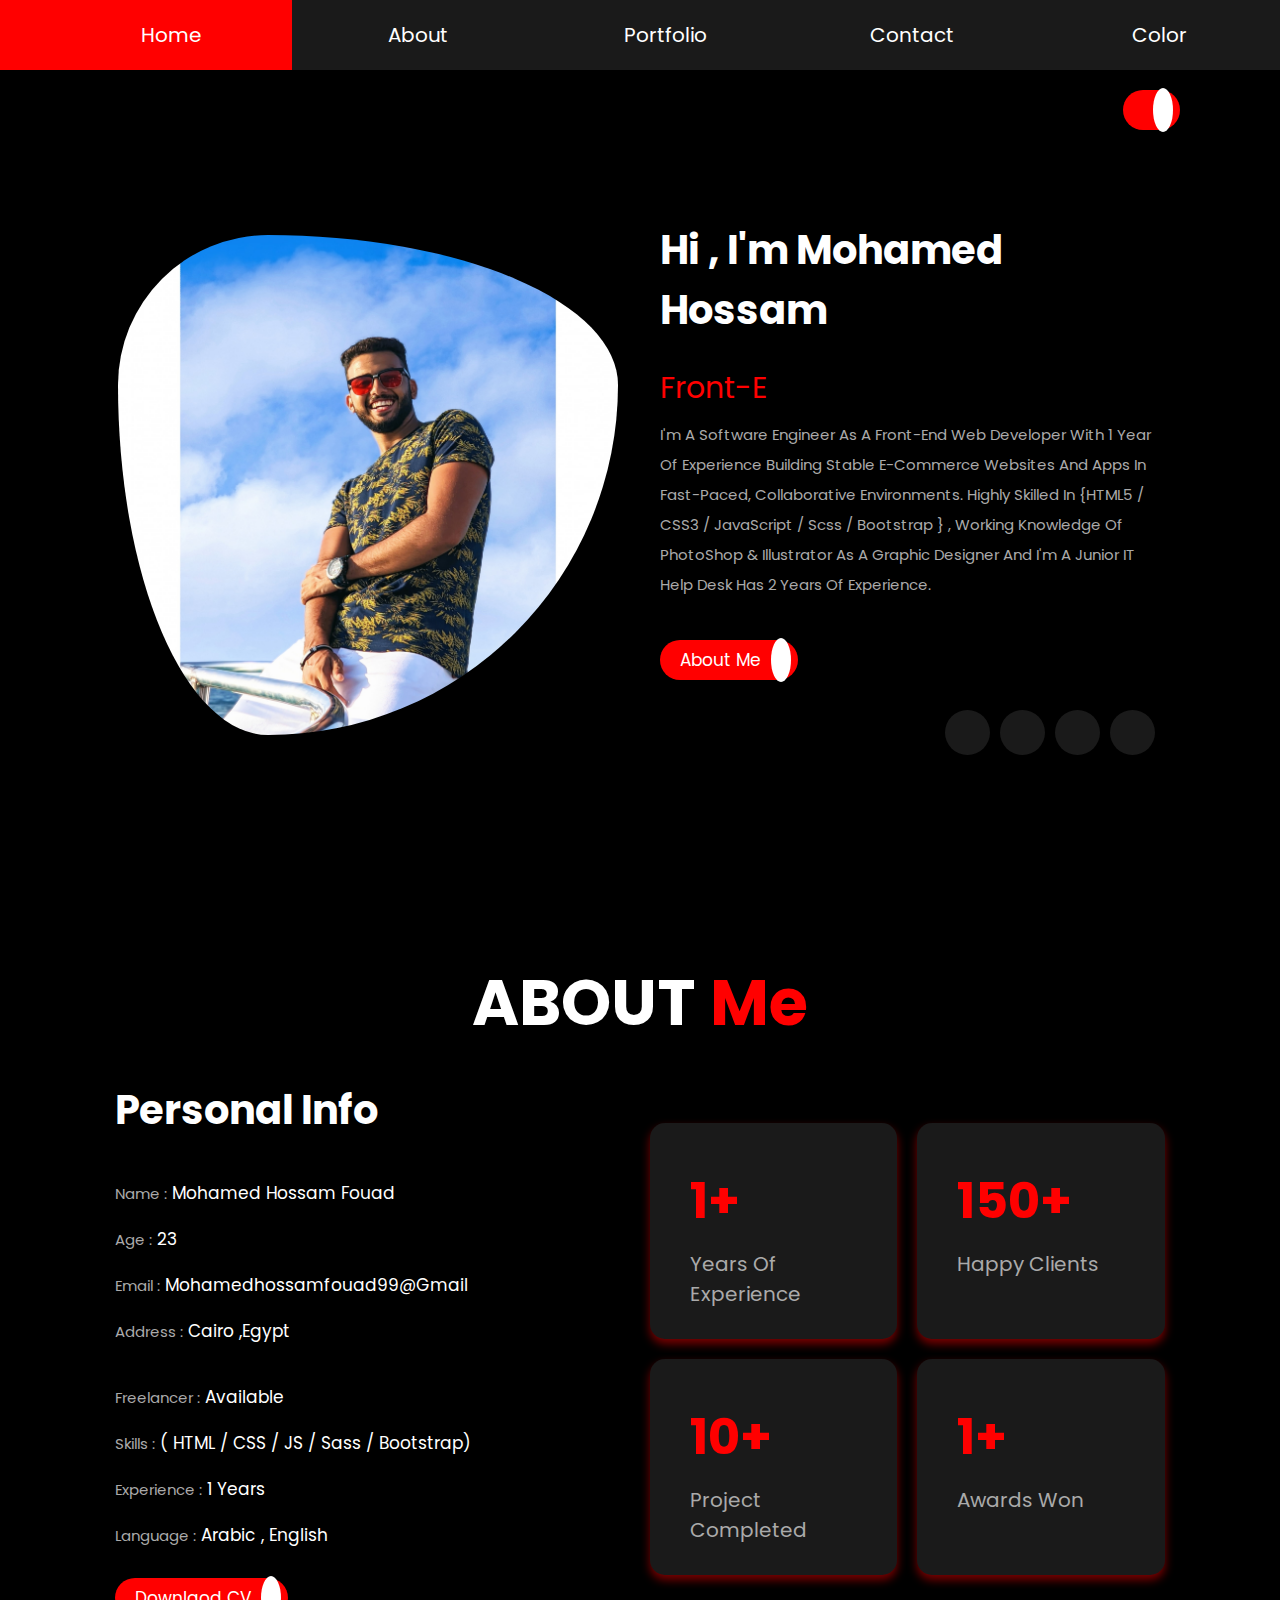
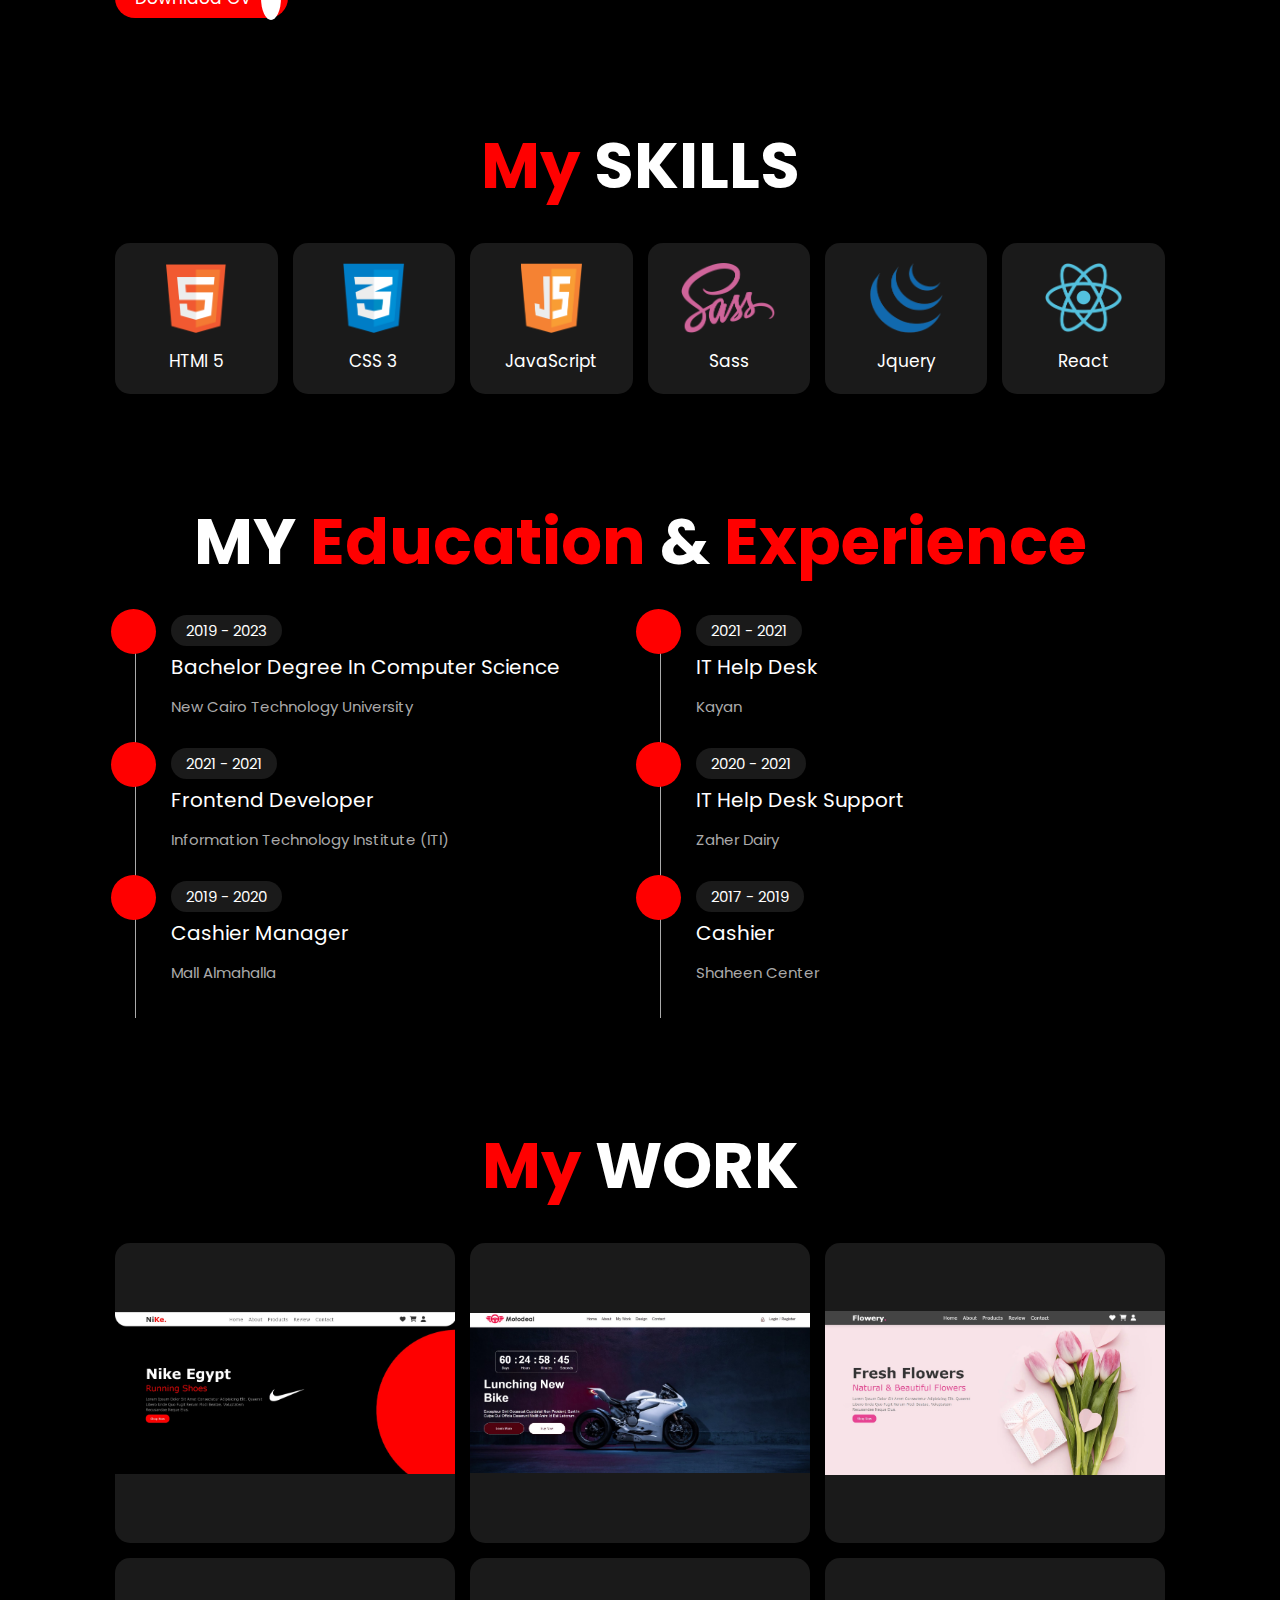
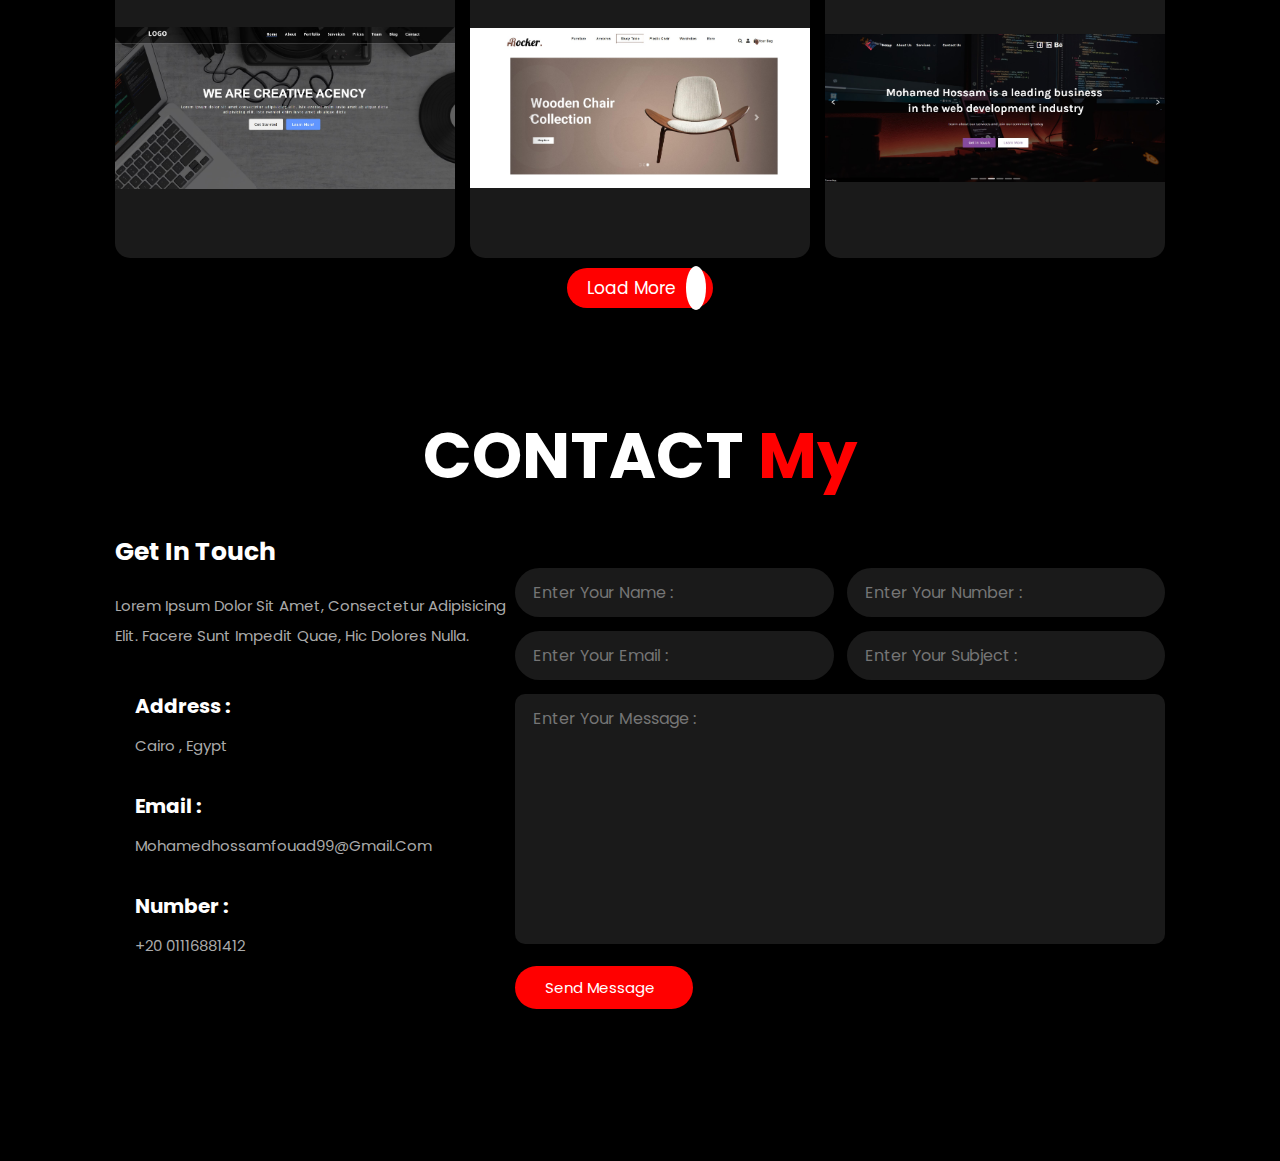
<file: index.html>
<!DOCTYPE html>
<html lang="en">
  <head>
    <meta charset="UTF-8" />
    <meta http-equiv="X-UA-Compatible" content="IE=edge" />
    <meta name="viewport" content="width=device-width, initial-scale=1.0" />
    <title>Mohamed</title>
    <!--  font awesome  -->
    <link
      rel="stylesheet"
      href="https://cdnjs.cloudflare.com/ajax/libs/font-awesome/6.1.1/css/all.min.css"
      integrity="sha512-KfkfwYDsLkIlwQp6LFnl8zNdLGxu9YAA1QvwINks4PhcElQSvqcyVLLD9aMhXd13uQjoXtEKNosOWaZqXgel0g=="
      crossorigin="anonymous"
      referrerpolicy="no-referrer"
    />

    <!-- css  -->
    <link rel="stylesheet" href="css/style.css" />

    <!-- JavaScript -->
    <script defer src="script.js"></script>
  </head>
  <body id="body" class="darkMode">
    <!-- navbar section start  -->
    <nav class="navbar">
      <a href="#home"><i class="fas fa-home"></i><span>Home</span></a>
      <a href="#about"><i class="fas fa-user"></i><span>About</span></a>
      <a href="#portfolio"
        ><i class="fas fa-briefcase"></i><span>Portfolio</span></a
      >
      <!-- <a href="#blogs"><i class="fas fa-blog"></i><span>Blogs</span></a> -->
      <a href="#contact"
        ><i class="fas fa-address-book"></i><span>contact</span></a
      >
      <a href="#" class="change-color"
        ><i class="fas fa-moon"></i><span>Color</span></a
      >
    </nav>
    <!-- navbar section end  -->

    <!-- Home section start  -->
    <section class="home" id="home">
      <div class="image">
        <img src="images/my.jpg" class="myAnim" alt="" />
      </div>
      <div class="content">
        <h3>Hi , i'm Mohamed Hossam</h3>
        <span id="webtitle">Front-end developer </span>
        <p>
          I'm a Software engineer as a front-end web developer with 1 year of
          experience building stable E-commerce websites and apps in fast-paced,
          collaborative environments. Highly skilled in {HTML5 / CSS3 /
          JavaScript / Scss / Bootstrap } , working knowledge of PhotoShop &
          illustrator as a Graphic designer and I'm a junior IT Help Desk has 2
          years of experience.
        </p>
        <a href="about.html" class="btn"
          >About Me<i class="fas fa-user"> </i>
        </a>
        <div class="share">
          <a
            href="https://www.facebook.com/NiiTrOoS"
            class="fab fa-facebook-f"
          ></a>
          <a
            href="https://www.linkedin.com/in/mohamed-hossam-3492591a9/"
            class="fab fa-linkedin"
          ></a>
          <a href="#" class="fab fa-instagram"></a>
          <a
            href="https://github.com/MohamedHossamFouad"
            class="fab fa-github"
          ></a>
        </div>
      </div>

      <div class="changemode">
        <div class="btn">
          <i class="fa fa-sun"></i>
          <i class="fa fa-moon none"></i>
        </div>
      </div>
    </section>
    <!-- Home section end  -->

    <!-- About us section start  -->
    <section class="about" id="about">
      <h1 class="heading">About <span>Me</span></h1>
      <div class="row">
        <div class="info-container">
          <h1>Personal info</h1>
          <div class="box-container">
            <div class="box">
              <h3><span> Name :</span> Mohamed Hossam Fouad</h3>
              <h3><span> Age :</span> 23</h3>
              <h3><span> Email :</span> mohamedhossamfouad99@gmail</h3>
              <h3><span> Address :</span> Cairo ,Egypt</h3>
            </div>
            <div class="box">
              <h3><span> Freelancer :</span> Available</h3>
              <h3>
                <span> Skills :</span> ( HTML / CSS / JS / Sass / Bootstrap)
              </h3>
              <h3><span> Experience :</span> 1 Years</h3>
              <h3><span> Language :</span> Arabic , English</h3>
            </div>
          </div>
          <a href="images/My Resume .pdf" class="btn"
            >Downlaod CV <i class="fas fa-download"></i
          ></a>
        </div>

        <div class="count-container">
          <div class="box">
            <h3>1+</h3>
            <p>Years of experience</p>
          </div>
          <div class="box">
            <h3>150+</h3>
            <p>Happy clients</p>
          </div>
          <div class="box">
            <h3>10+</h3>
            <p>Project Completed</p>
          </div>
          <div class="box">
            <h3>1+</h3>
            <p>Awards Won</p>
          </div>
        </div>
      </div>
    </section>

    <!-- About us section end  -->

    <!-- Skills section start  -->

    <section class="skills" >
      <h1 class="heading"><span>My </span>Skills</h1>
      <div class="box-container">
        <div class="box">
          <img src="images/icon-1.png" alt="" />
          <!-- <div class="bar" role="progressbar" aria-valuenow="5" aria-valuemin="0" aria-valuemax="100" style="--value:30"></div> -->
          <h3>HTMl 5</h3>
        </div>
        <div class="box">
          <img src="images/icon-2.png" alt="" />
          <h3>CSS 3</h3>
        </div>
        <div class="box">
          <img src="images/icon-3.png" alt="" />
          <h3>JavaScript</h3>
        </div>
        <div class="box">
          <img src="images/icon-4.png" alt="" />
          <h3>Sass</h3>
        </div>
        <div class="box">
          <img src="images/icon-5.png" alt="" />
          <h3>jquery</h3>
        </div>
        <div class="box">
          <img src="images/icon-6.png" alt="" />
          <h3>React</h3>
        </div>
      </div>
    </section>

    <!-- Skills section end  -->

    <!-- education section start  -->

    <section class="education">
      <h1 class="heading">
        My <span>Education </span>& <span>Experience</span>
      </h1>
      <div class="box-container">
        <div class="box">
          <i class="fas fa-graduation-cap"></i>
          <span>2019 - 2023 </span>
          <h3>Bachelor Degree in Computer Science</h3>
          <p>New Cairo Technology University</p>
        </div>
        <div class="box">
          <i class="fas fa-graduation-cap"></i>
          <span>2021 - 2021 </span>
          <h3>IT Help Desk</h3>
          <p>Kayan</p>
        </div>
        <div class="box">
          <i class="fas fa-graduation-cap"></i>
          <span>2021 - 2021 </span>
          <h3>Frontend Developer</h3>
          <p>Information Technology Institute (ITI)</p>
        </div>
        <div class="box">
          <i class="fas fa-graduation-cap"></i>
          <span>2020 - 2021 </span>
          <h3>IT Help Desk Support</h3>
          <p>Zaher Dairy</p>
        </div>
        <div class="box">
          <i class="fas fa-graduation-cap"></i>
          <span>2019 - 2020 </span>
          <h3>Cashier Manager</h3>
          <p>mall almahalla</p>
        </div>
        <div class="box">
          <i class="fas fa-graduation-cap"></i>
          <span>2017 - 2019 </span>
          <h3>Cashier</h3>
          <p>Shaheen Center</p>
        </div>
      </div>
    </section>
    <!-- education section end  -->

    <!-- About section end  -->

    <!-- portfolio section start  -->

    <section class="portfolio"  id="portfolio" >
      <h1 class="heading"><span>My </span>Work</h1>

      <div class="box-container">
        <div class="box">
          <img src="images/web1.jpg" alt="" />
          <div class="content">
            <h3>Project 1</h3>
            <p>Nike website</p>
            <a
              href="https://mohamedhossamfouad.github.io/NikeWebsiteResbonsive/"
              >View live</a
            >
          </div>
        </div>
        <div class="box">
          <img src="images/web7.jpg" alt="" />
          <div class="content">
            <h3>Project 2</h3>
            <p>Bike website</p>
            <a href="https://mohamedhossamfouad.github.io/BikeWebsite/"
              >View live</a
            >
          </div>
        </div>
        <div class="box">
          <img src="images/web3.jpg" alt="" />
          <div class="content">
            <h3>Project 3</h3>
            <p>Flowery Website</p>
            <a href="https://mohamedhossamfouad.github.io/FlowerShopWebsite/"
              >View live</a
            >
          </div>
        </div>
        <div class="box">
          <img src="images/web4.jpg" alt="" />
          <div class="content">
            <h3>Project 4</h3>
            <p>LOGO website</p>
            <a href="https://mohamedhossamfouad.github.io/HTML_CSS_Template_1/"
              >View live</a
            >
          </div>
        </div>
        <div class="box">
          <img src="images/web2.jpg" alt="" />
          <div class="content">
            <h3>Project 5</h3>
            <p>Rocker website</p>
            <a href="https://mohamedhossamfouad.github.io/HTML_CSS_Template_2/"
              >View live</a
            >
          </div>
        </div>
        <div class="box">
          <img src="images/web6.jpg" alt="" />
          <div class="content">
            <h3>Project 6</h3>
            <p>Personal Website</p>
            <a href="https://mohamedhossam.wuiltsite.com/">View live</a>
          </div>
        </div>
      </div>

      <a href="" class="btn">Load More<i class="fas fa-redo"></i></a>
    </section>

    <!-- portfolio section end  -->

    <!-- blogs section start  -->
    <!-- <section class="blogs"  id="blogs" >
      <h1 class="heading"><span>My </span> Blogs</h1>
      <div class="box-container">
        <div class="box">
          <div class="image">
            <img src="images/blog1.jpg" alt="" />
          </div>
          <div class="content">
            <div class="icon">
              <a href="#"> <i class="fas fa-calendar"></i> 21st may ,2022</a>
              <a href="#"> <i class="fas fa-user"></i> by admin</a>
            </div>
            <h3>blog title here .</h3>
            <p>
              Lorem ipsum dolor sit amet consectetur adipisicing elit. Suscipit,
              deserunt.
            </p>
            <a href="#" class="btn">read more <i class="fas fa-link"></i> </a>
          </div>
        </div>
        <div class="box">
          <div class="image">
            <img src="images/blog2.jpg" alt="" />
          </div>
          <div class="content">
            <div class="icon">
              <a href="#"> <i class="fas fa-calendar"></i> 21st may ,2022</a>
              <a href="#"> <i class="fas fa-user"></i> by admin</a>
            </div>
            <h3>blog title here .</h3>
            <p>
              Lorem ipsum dolor sit amet consectetur adipisicing elit. Suscipit,
              deserunt.
            </p>
            <a href="#" class="btn">read more <i class="fas fa-link"></i> </a>
          </div>
        </div>
        <div class="box">
          <div class="image">
            <img src="images/blog3.jpg" alt="" />
          </div>
          <div class="content">
            <div class="icon">
              <a href="#"> <i class="fas fa-calendar"></i> 21st may ,2022</a>
              <a href="#"> <i class="fas fa-user"></i> by admin</a>
            </div>
            <h3>blog title here .</h3>
            <p>
              Lorem ipsum dolor sit amet consectetur adipisicing elit. Suscipit,
              deserunt.
            </p>
            <a href="#" class="btn">read more <i class="fas fa-link"></i> </a>
          </div>
        </div>
        <div class="box">
          <div class="image">
            <img src="images/blog4.jpg" alt="" />
          </div>
          <div class="content">
            <div class="icon">
              <a href="#"> <i class="fas fa-calendar"></i> 21st may ,2022</a>
              <a href="#"> <i class="fas fa-user"></i> by admin</a>
            </div>
            <h3>blog title here .</h3>
            <p>
              Lorem ipsum dolor sit amet consectetur adipisicing elit. Suscipit,
              deserunt.
            </p>
            <a href="#" class="btn">read more <i class="fas fa-link"></i> </a>
          </div>
        </div>
        <div class="box">
          <div class="image">
            <img src="images/blog5.jpg" alt="" />
          </div>
          <div class="content">
            <div class="icon">
              <a href="#"> <i class="fas fa-calendar"></i> 21st may ,2022</a>
              <a href="#"> <i class="fas fa-user"></i> by admin</a>
            </div>
            <h3>blog title here .</h3>
            <p>
              Lorem ipsum dolor sit amet consectetur adipisicing elit. Suscipit,
              deserunt.
            </p>
            <a href="#" class="btn">read more <i class="fas fa-link"></i> </a>
          </div>
        </div>
        <div class="box">
          <div class="image">
            <img src="images/blog6.jpg" alt="" />
          </div>
          <div class="content">
            <div class="icon">
              <a href="#"> <i class="fas fa-calendar"></i> 21st may , 2022</a>
              <a href="#"> <i class="fas fa-user"></i> by admin</a>
            </div>
            <h3>blog title here .</h3>
            <p>
              Lorem ipsum dolor sit amet consectetur adipisicing elit. Suscipit,
              deserunt.
            </p>
            <a href="#" class="btn">read more <i class="fas fa-link"></i> </a>
          </div>
        </div>
      </div>
    </section> -->

    <!-- blogs section end  -->

    <!-- contact section start  -->

    <section class="contact" id="contact">
      <h1 class="heading">Contact <span> My</span></h1>
      <div class="row">
        <div class="info-container">
          <h1>get in touch</h1>

          <p>
            Lorem ipsum dolor sit amet, consectetur adipisicing elit. Facere
            sunt impedit quae, hic dolores nulla.
          </p>
          <div class="box-container">
            <div class="box">
              <i class="fas fa-map"></i>
              <div class="info">
                <h3>Address :</h3>
                <p>Cairo , Egypt</p>
              </div>
            </div>
            <div class="box">
              <i class="fas fa-envelope"></i>
              <div class="info">
                <h3>Email :</h3>
                <p>mohamedhossamfouad99@gmail.com</p>
              </div>
            </div>
            <div class="box">
              <i class="fas fa-phone"></i>
              <div class="info">
                <h3>Number :</h3>
                <p>+20 01116881412</p>
              </div>
            </div>
          </div>

          <div class="share">
            <a
              href="https://www.facebook.com/NiiTrOoS"
              class="fab fa-facebook-f"
            ></a>
            <a
              href="https://www.linkedin.com/in/mohamed-hossam-3492591a9/"
              class="fab fa-linkedin"
            ></a>
            <a href="#" class="fab fa-instagram"></a>
            <a
              href="https://github.com/MohamedHossamFouad"
              class="fab fa-github"
            ></a>
          </div>
        </div>

        <form action="">
          <div class="inputBox">
            <input
              type="text"
              required
              placeholder="Enter Your Name : "
              name=""
              id=""
            />
            <input
              type="number"
              required
              placeholder="Enter Your Number : "
              name=""
              id=""
            />
          </div>
          <div class="inputBox">
            <input
              type="email"
              required
              placeholder="Enter Your Email : "
              name=""
              id=""
            />
            <input
              type="text"
              required
              placeholder="Enter Your Subject : "
              name=""
              id=""
            />
          </div>

          <textarea
            class="textarea"
            name=""
            id=""
            cols="30"
            rows="10"
            placeholder="Enter Your Message : "
          ></textarea>

          <input type="submit" value="Send Message  " class="btn" />
        </form>
      </div>
    </section>

    <!-- contact section end  -->
  </body>
</html>
</file>
<file: css/style.css>
@import url("https://fonts.googleapis.com/css2?family=Poppins:wght@100;300;400;500;600;700&display=swap");

:root {
  --color-primary: red;
  --box-shadow: 0 0.5rem 1rem rgba(135, 0, 0, 0.9);
}
* {
  margin: 0;
  padding: 0;
  box-sizing: border-box;
  text-decoration: none;
  outline: none;
  text-transform: capitalize;
  border: none;
  font-family: "Poppins", sans-serif;
  transition: all 0.2s linear;
}

html {
  font-size: 62.5%;
  overflow-x: hidden;
}
html::-webkit-scrollbar {
  width: 1rem;
  background: transparent;
}
html::-webkit-scrollbar-track {
  background: #000;
}
html::-webkit-scrollbar-thumb {
  background: var(--color-primary);
  border-radius: 5rem;
}

body {
  background: #000;
  padding-bottom: 6.5rem;
}

section {
  padding: 5rem 9%;
}

.heading {
  text-align: center;
  font-size: 5vw;
  color: #fff;
  margin-bottom: 3rem;
  text-transform: uppercase;
}
.heading span {
  color: var(--color-primary);
}

.btn {
  display: inline-block;
  margin-top: 1rem;
  border-radius: 5rem;
  background: var(--color-primary);
  padding: 0.7rem;
  font-size: 1.7rem;
  padding-left: 2rem;
  color: #fff;
}
.btn i {
  padding: 1rem;
  height: 4rem;
  width: 4rem;
  font-size: 1.7rem;
  text-align: center;
  background: #fff;
  border-radius: 50%;
  color: var(--color-primary);
  margin-left: 1rem;
  transition: 0.2s linear;
}
.btn:hover {
  background: #fff;
  color: var(--color-primary);
}
.btn:hover i {
  margin-left: 2rem;
}

.changemode {
  position: absolute;
  top: 80px;
  right: 100px;
}
.changemode .btn:hover i {
  margin-left: 0;
}

.none {
  display: none;
}

.active {
  display: block;
  margin-right: 15px;
}

.home {
  margin-top: 70px;
  display: flex;
  align-items: center;
  flex-wrap: wrap;
  gap: 4rem;
  min-height: calc(100vh - 6.5rem);
}
.home .image {
  flex: 1 1 42rem;
  text-align: center;
}
.home .image img {
  width: 50rem;
  height: 50rem;
  border-radius: 30% 70% 70% 30%/30% 30% 70% 70%;
}
.home .image img:hover {
  border-radius: 50%;
  transform: scale(1.1);
  transition: 0.2s linear;
}
.home .content {
  flex: 1 1 42rem;
}
.home .content h3 {
  font-size: 4rem;
  color: #fff;
  padding-bottom: 1rem;
}
.home .content span {
  font-size: 3rem;
  color: var(--color-primary);
  padding: 1.5rem 0;
  display: block;
  height: 4rem;
}
.home .content span:hover {
  font-size: 3.5rem;
}
.home .content p {
  font-size: 1.5rem;
  color: #aaa;
  padding: 3rem 0;
  line-height: 2;
}
.home .content .share {
  display: flex;
  align-items: end;
  justify-content: end;
  margin-top: 3rem;
}
.home .content .share a {
  background-color: #1a1a1a;
  font-size: 2rem;
  height: 4.5rem;
  width: 4.5rem;
  line-height: 4.5rem;
  border-radius: 50%;
  text-align: center;
  color: #fff;
  margin-right: 1rem;
}
.home .content .share a:hover {
  background: var(--color-primary);
}

.navbar {
  position: fixed;
  top: 0;
  left: 0;
  right: 0;
  display: flex;
  z-index: 100;
  align-items: flex-end;
}
.navbar a {
  padding: 2rem;
  font-size: 2rem;
  background: #1a1a1a;
  flex: 1;
  color: #fff;
  text-align: center;
}
.navbar a i {
  color: var(--color-primary);
  padding-right: 0.5rem;
}
.navbar a:hover {
  background: var(--color-primary);
  padding-left:  65px ;
}
.navbar a:hover i {
  color: #fff;
}

.about .row {
  display: flex;
  align-items: center;
  flex-wrap: wrap;
  gap: 2rem;
}
.about .row .info-container {
  flex: 1 1 42rem;
}
.about .row .info-container h1 {
  font-size: 4rem;
  color: #fff;
  padding-bottom: 2rem;
}
.about .row .info-container .box-container {
  padding: 1rem 0;
  display: flex;
  flex-wrap: wrap;
  gap: 2rem;
}
.about .row .info-container .box-container .box {
  flex: 1 1 20rem;
}
.about .row .info-container .box-container .box h3 {
  font-size: 1.7rem;
  color: #fff;
  padding: 1rem 0;
  font-weight: normal;
}
.about .row .info-container .box-container .box span {
  font-size: 1.5rem;
  color: #aaa;
  padding: 1rem 0;
  font-weight: normal;
}
.about .row .count-container {
  flex: 1 1 42rem;
  display: flex;
  flex-wrap: wrap;
  gap: 2rem;
}
.about .row .count-container .box {
  flex: 1 1 20rem;
  padding: 3rem 4rem;
  border-radius: 1.5rem;
  background: #1a1a1a;
  box-shadow: var(--box-shadow);
}
.about .row .count-container .box h3 {
  font-size: 5rem;
  color: var(--color-primary);
  padding: 1rem 0;
}
.about .row .count-container .box p {
  font-size: 2rem;
  color: #aaa;
}

.skills .box-container {
  display: grid;
  grid-template-columns: repeat(auto-fit, minmax(16rem, 1fr));
  gap: 1.5rem;
}
.skills .box-container .box {
  padding: 2rem;
  border-radius: 1.5rem;
  background: #1a1a1a;
  text-align: center;
}
.skills .box-container .box:hover {
  background: #fff;
}
.skills .box-container .box:hover h3 {
  color: #000;
  font-weight: 700;
}
.skills .box-container .box img {
  height: 7rem;
  margin-bottom: 1rem;
}
.skills .box-container .box h3 {
  font-size: 1.7rem;
  color: #fff;
  font-weight: normal;
}

.education .box-container {
  display: flex;
  flex-wrap: wrap;
}
.education .box-container .box {
  flex: 1 1 40rem;
  margin-left: 2rem;
  padding-top: 0;
  padding-left: 3.5rem;
  padding-bottom: 3rem;
  border-left: 0.1rem solid #aaa;
  position: relative;
}
.education .box-container .box i {
  height: 4.5rem;
  width: 4.5rem;
  line-height: 4.5rem;
  font-size: 1.7rem;
  border-radius: 50%;
  background: var(--color-primary);
  color: #fff;
  text-align: center;
  position: absolute;
  top: -1rem;
  left: -2.5rem;
}
.education .box-container .box span {
  background-color: #1a1a1a;
  font-size: 1.5rem;
  color: #fff;
  border-radius: 5rem;
  padding: 0.5rem 1.5rem;
}
.education .box-container .box h3 {
  font-size: 2rem;
  color: #fff;
  font-weight: normal;
  padding-top: 3rem;
  padding: 1rem 0;
}
.education .box-container .box p {
  font-size: 1.5rem;
  color: #aaa;
  line-height: 2;
}

.portfolio {
  text-align: center;
}
.portfolio .box-container {
  display: grid;
  grid-template-columns: repeat(auto-fit, minmax(31rem, 1fr));
  gap: 1.5rem;
}
.portfolio .box-container .box {
  height: 30rem;
  overflow: hidden;
  position: relative;
  border-radius: 1.5rem;
  background-color: #1a1a1a;
}
.portfolio .box-container .box:hover .content {
  transform: translateY(0);
  transition: 0.2s all smooth;
}
.portfolio .box-container .box img {
  width: 100%;
  height: 100%;
  -o-object-fit: contain;
  object-fit: contain;
}
.portfolio .box-container .box .content {
  position: absolute;
  top: 0;
  left: 0;
  height: 100%;
  width: 100%;
  background: rgba(0, 0, 0, 0.5);
  display: flex;
  flex-flow: column;
  justify-content: center;
  align-items: center;
  padding: 2rem;
  transform: translateY(-100%);
}
.portfolio .box-container .box .content h3 {
  font-size: 2.5rem;
  color: #fff;
  font-weight: normal;
}
.portfolio .box-container .box .content p {
  font-size: 1.5rem;
  color: #aaa;
  padding: 1rem 0;
  line-height: 2;
}
.portfolio .box-container .box .content a {
  font-size: 1.5rem;
  color: #fff;
  border-radius: 2.5rem;
  padding: 1rem;
  line-height: 2;
  background-color: var(--color-primary);
}
.portfolio .box-container .box .content a:hover {
  background-color: #fff;
  color: var(--color-primary);
}

.blogs .box-container {
  display: grid;
  grid-template-columns: repeat(auto-fit, minmax(31rem, 1fr));
  gap: 1.5rem;
}
.blogs .box-container .box {
  align-items: center;
  padding: 2rem;
  border-radius: 0.5rem;
  background: #1a1a1a;
  box-shadow: var(--box-shadow);
}
.blogs .box-container .box:hover {
  background: #fff;
}
.blogs .box-container .box:hover img {
  transform: scale(1.2);
}
.blogs .box-container .box:hover .btn {
  background: var(--color-primary);
  color: #fff;
}
.blogs .box-container .box:hover .content h3 {
  color: #000;
  font-weight: 700;
}
.blogs .box-container .box:hover .content p {
  color: #1a1a1a;
}
.blogs .box-container .box .image {
  width: 100%;
  height: 25rem;
  overflow: hidden;
  border-radius: 0.5rem;
}
.blogs .box-container .box .image img {
  width: 100%;
  height: 100%;
  -o-object-fit: cover;
  object-fit: cover;
}
.blogs .box-container .box .content {
  text-align: center;
}
.blogs .box-container .box .content .icon {
  background: #000;
  position: relative;
  top: -1rem;
  padding: 1.5rem;
  display: inline-block;
  border-radius: 0.5rem;
}
.blogs .box-container .box .content .icon a {
  font-size: 1.4rem;
  margin: 0 1rem;
  color: #fff;
  justify-content: center;
  align-items: center;
}
.blogs .box-container .box .content .icon a:hover {
  color: var(--color-primary);
}
.blogs .box-container .box .content .icon a i {
  padding-right: 0.5rem;
  color: var(--color-primary);
}
.blogs .box-container .box .content h3 {
  font-size: 2rem;
  color: #fff;
  font-weight: normal;
  padding: 1rem 0;
}
.blogs .box-container .box .content p {
  font-size: 1.5rem;
  color: #aaa;
  padding: 1rem 0;
  line-height: 2;
}

.contact .row {
  display: flex;
  align-items: center;
  flex-wrap: wrap;
}
.contact .row .info-container {
  width: 40rem;
}
.contact .row .info-container h1 {
  font-size: 2.5rem;
  color: #fff;
  padding-bottom: 1rem;
}
.contact .row .info-container p {
  font-size: 1.5rem;
  line-height: 2;
  color: #aaa;
  padding: 1rem 0;
}
.contact .row .info-container .box-container {
  padding: 2rem 0;
}
.contact .row .info-container .box-container .box {
  display: flex;
  gap: 2rem;
  padding: 1rem 0;
}
.contact .row .info-container .box-container .box i {
  font-size: 3rem;
  color: var(--color-primary);
}
.contact .row .info-container .box-container .box h3 {
  font-size: 2rem;
  color: #fff;
}
.contact .row .info-container .share a {
  background-color: #1a1a1a;
  font-size: 2rem;
  height: 4.5rem;
  width: 4.5rem;
  line-height: 4.5rem;
  border-radius: 50%;
  text-align: center;
  color: #fff;
  margin-right: 1rem;
}
.contact .row .info-container .share a:hover {
  background: var(--color-primary);
}
.contact .row form {
  flex: 1 1 42rem;
}
.contact .row form .inputBox {
  display: flex;
  flex-wrap: wrap;
  justify-content: space-between;
}
.contact .row form .inputBox input {
  width: 49%;
}
.contact .row form input,
.contact .row form textarea {
  border-radius: 5rem;
  padding: 1.2rem 1.8rem;
  color: #fff;
  background: #1a1a1a;
  font-size: 1.6rem;
  text-transform: none;
  margin: 0.7rem 0;
}
.contact .row form textarea {
  width: 100%;
  border-radius: 1rem;
  resize: none;
  height: 25rem;
}
.contact .row form .btn {
  background: var(--color-primary);
  color: #fff;
  border-radius: 5rem;
  padding: 1rem 3rem;
  font-size: 1.5rem;
  margin: 1rem 0;
  cursor: pointer;
  transition: 0.2s all ease-in-out;
}
.contact .row form .btn:hover {
  background: #fff;
  color: var(--color-primary);
}

@media (max-width: 1200px) {
  html {
    font-size: 55%;
  }
  section {
    padding: 3rem 2rem;
  }
}
@media (max-width: 768px) {
  .heading {
    font-size: 7vw;
  }
  .navbar a i {
    padding: 0;
  }
  .navbar a span {
    display: none;
  }
  .navbar a:hover {
    padding-bottom: 2rem;
  }
  .home {
    text-align: center;
    gap: 2rem;
  }
  .home .image img {
    width: 30rem;
    height: 30rem;
  }
  .home .content h3 {
    font-size: 3rem;
  }
  .home .content span {
    font-size: 2.5rem;
  }
  .contact .row form .inputBox input {
    width: 100%;
    margin-bottom: 1rem;
  }
}
@media (max-width: 450px) {
  html {
    font-size: 50%;
  }
  .about .box-container {
    flex-direction: column;
  }
  .about .count-container {
    flex-direction: column;
  }
  .about .count-container .box {
    flex: 1 1 100%;
    padding: 2rem;
  }
} /*# sourceMappingURL=style.css.map */
</file>
